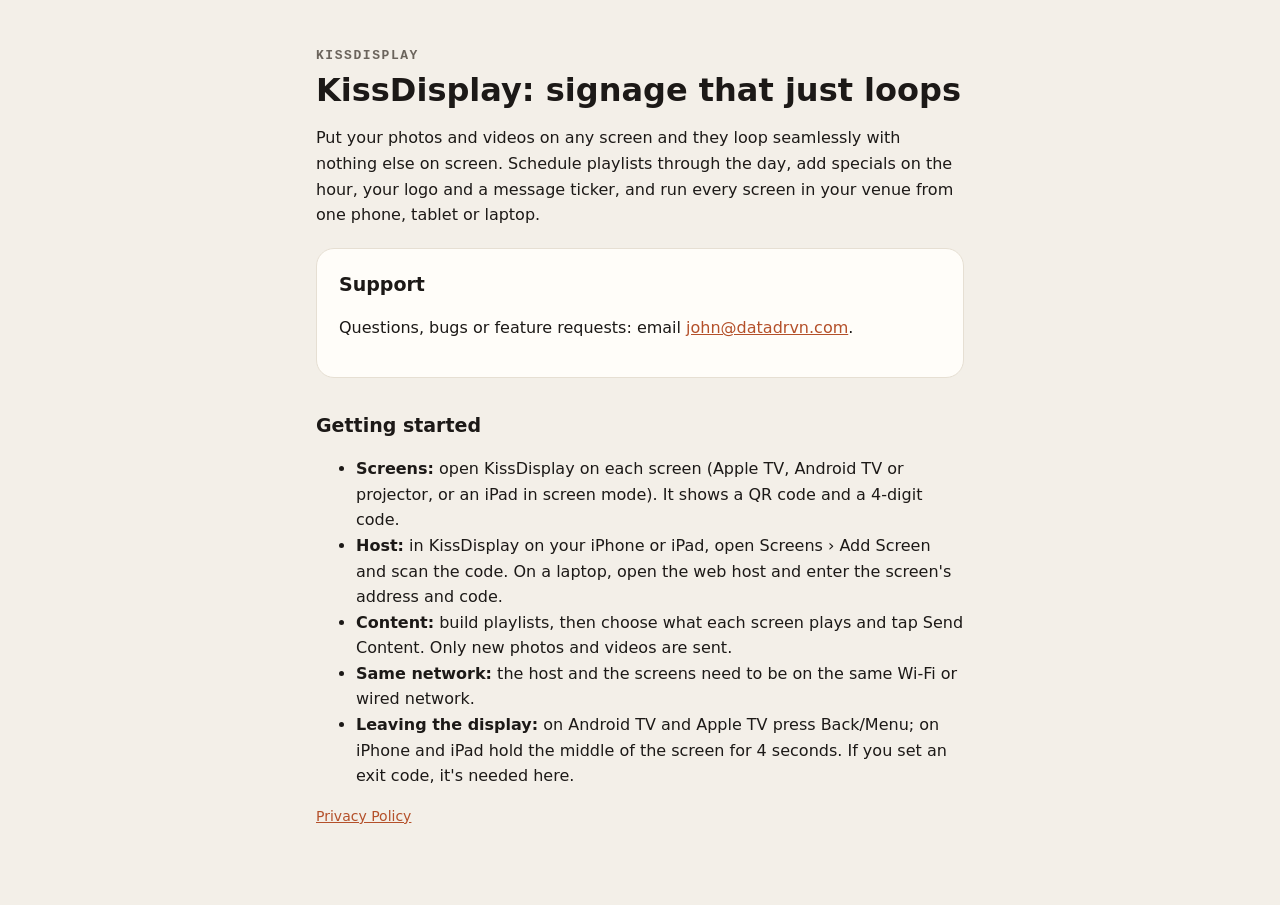
<file: index.html>
<!doctype html><html lang="en"><head><meta charset="utf-8"><meta name="viewport" content="width=device-width,initial-scale=1">
<title>KissDisplay</title><link rel="stylesheet" href="style.css"></head><body><main>
<div class="brand">KissDisplay</div>
<h1>KissDisplay: signage that just loops</h1>
<p>Put your photos and videos on any screen and they loop seamlessly with nothing else on screen. Schedule playlists through the day, add specials on the hour, your logo and a message ticker, and run every screen in your venue from one phone, tablet or laptop.</p>
<div class="card">
<h2 style="margin-top:0">Support</h2>
<p>Questions, bugs or feature requests: email <a href="mailto:john@datadrvn.com?subject=KissDisplay">john@datadrvn.com</a>.</p>
</div>
<h2>Getting started</h2>
<ul>
<li><b>Screens:</b> open KissDisplay on each screen (Apple TV, Android TV or projector, or an iPad in screen mode). It shows a QR code and a 4-digit code.</li>
<li><b>Host:</b> in KissDisplay on your iPhone or iPad, open Screens › Add Screen and scan the code. On a laptop, open the web host and enter the screen's address and code.</li>
<li><b>Content:</b> build playlists, then choose what each screen plays and tap Send Content. Only new photos and videos are sent.</li>
<li><b>Same network:</b> the host and the screens need to be on the same Wi-Fi or wired network.</li>
<li><b>Leaving the display:</b> on Android TV and Apple TV press Back/Menu; on iPhone and iPad hold the middle of the screen for 4 seconds. If you set an exit code, it's needed here.</li>
</ul>
<p class="muted"><a href="privacy.html">Privacy Policy</a></p>
</main></body></html>
</file>
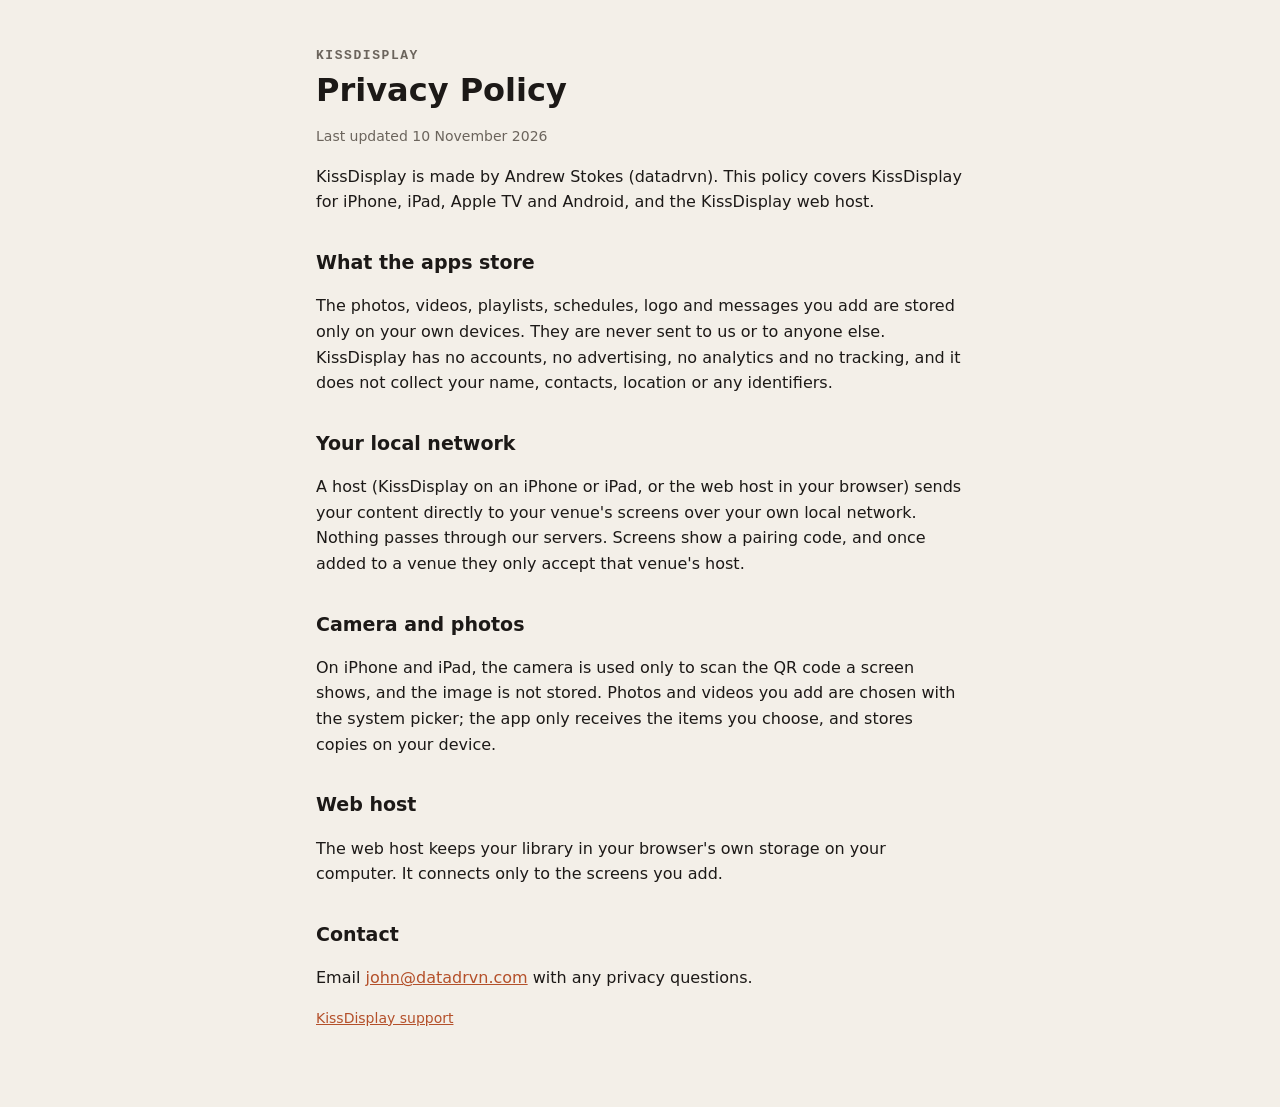
<file: privacy.html>
<!doctype html><html lang="en"><head><meta charset="utf-8"><meta name="viewport" content="width=device-width,initial-scale=1">
<title>KissDisplay privacy policy</title><link rel="stylesheet" href="style.css"></head><body><main>
<div class="brand">KissDisplay</div>
<h1>Privacy Policy</h1>
<p class="muted">Last updated 10 November 2026</p>
<p>KissDisplay is made by Andrew Stokes (datadrvn). This policy covers KissDisplay for iPhone, iPad, Apple TV and Android, and the KissDisplay web host.</p>
<h2>What the apps store</h2>
<p>The photos, videos, playlists, schedules, logo and messages you add are stored only on your own devices. They are never sent to us or to anyone else. KissDisplay has no accounts, no advertising, no analytics and no tracking, and it does not collect your name, contacts, location or any identifiers.</p>
<h2>Your local network</h2>
<p>A host (KissDisplay on an iPhone or iPad, or the web host in your browser) sends your content directly to your venue's screens over your own local network. Nothing passes through our servers. Screens show a pairing code, and once added to a venue they only accept that venue's host.</p>
<h2>Camera and photos</h2>
<p>On iPhone and iPad, the camera is used only to scan the QR code a screen shows, and the image is not stored. Photos and videos you add are chosen with the system picker; the app only receives the items you choose, and stores copies on your device.</p>
<h2>Web host</h2>
<p>The web host keeps your library in your browser's own storage on your computer. It connects only to the screens you add.</p>
<h2>Contact</h2>
<p>Email <a href="mailto:john@datadrvn.com">john@datadrvn.com</a> with any privacy questions.</p>
<p class="muted"><a href="index.html">KissDisplay support</a></p>
</main></body></html>
</file>
<file: style.css>
:root{--bg:#f3efe8;--card:#fffdf9;--ink:#1c1917;--muted:#6b645c;--line:#e6dfd3;--accent:#b4502a}
@media (prefers-color-scheme:dark){:root{--bg:#141210;--card:#1c1917;--ink:#faf7f2;--muted:#a8a29e;--line:#292524;--accent:#e07a52}}
*{box-sizing:border-box}body{margin:0;background:var(--bg);color:var(--ink);font:16px/1.6 -apple-system,system-ui,sans-serif}
main{max-width:680px;margin:0 auto;padding:48px 16px 64px}
.brand{font:600 13px ui-monospace,monospace;letter-spacing:.12em;text-transform:uppercase;color:var(--muted)}
h1{font-size:32px;line-height:1.2;margin:8px 0 16px}h2{font-size:19px;margin:32px 0 8px}
a{color:var(--accent)}.card{background:var(--card);border:1px solid var(--line);border-radius:18px;padding:20px 22px;margin:20px 0}
.muted{color:var(--muted);font-size:14px}
</file>
